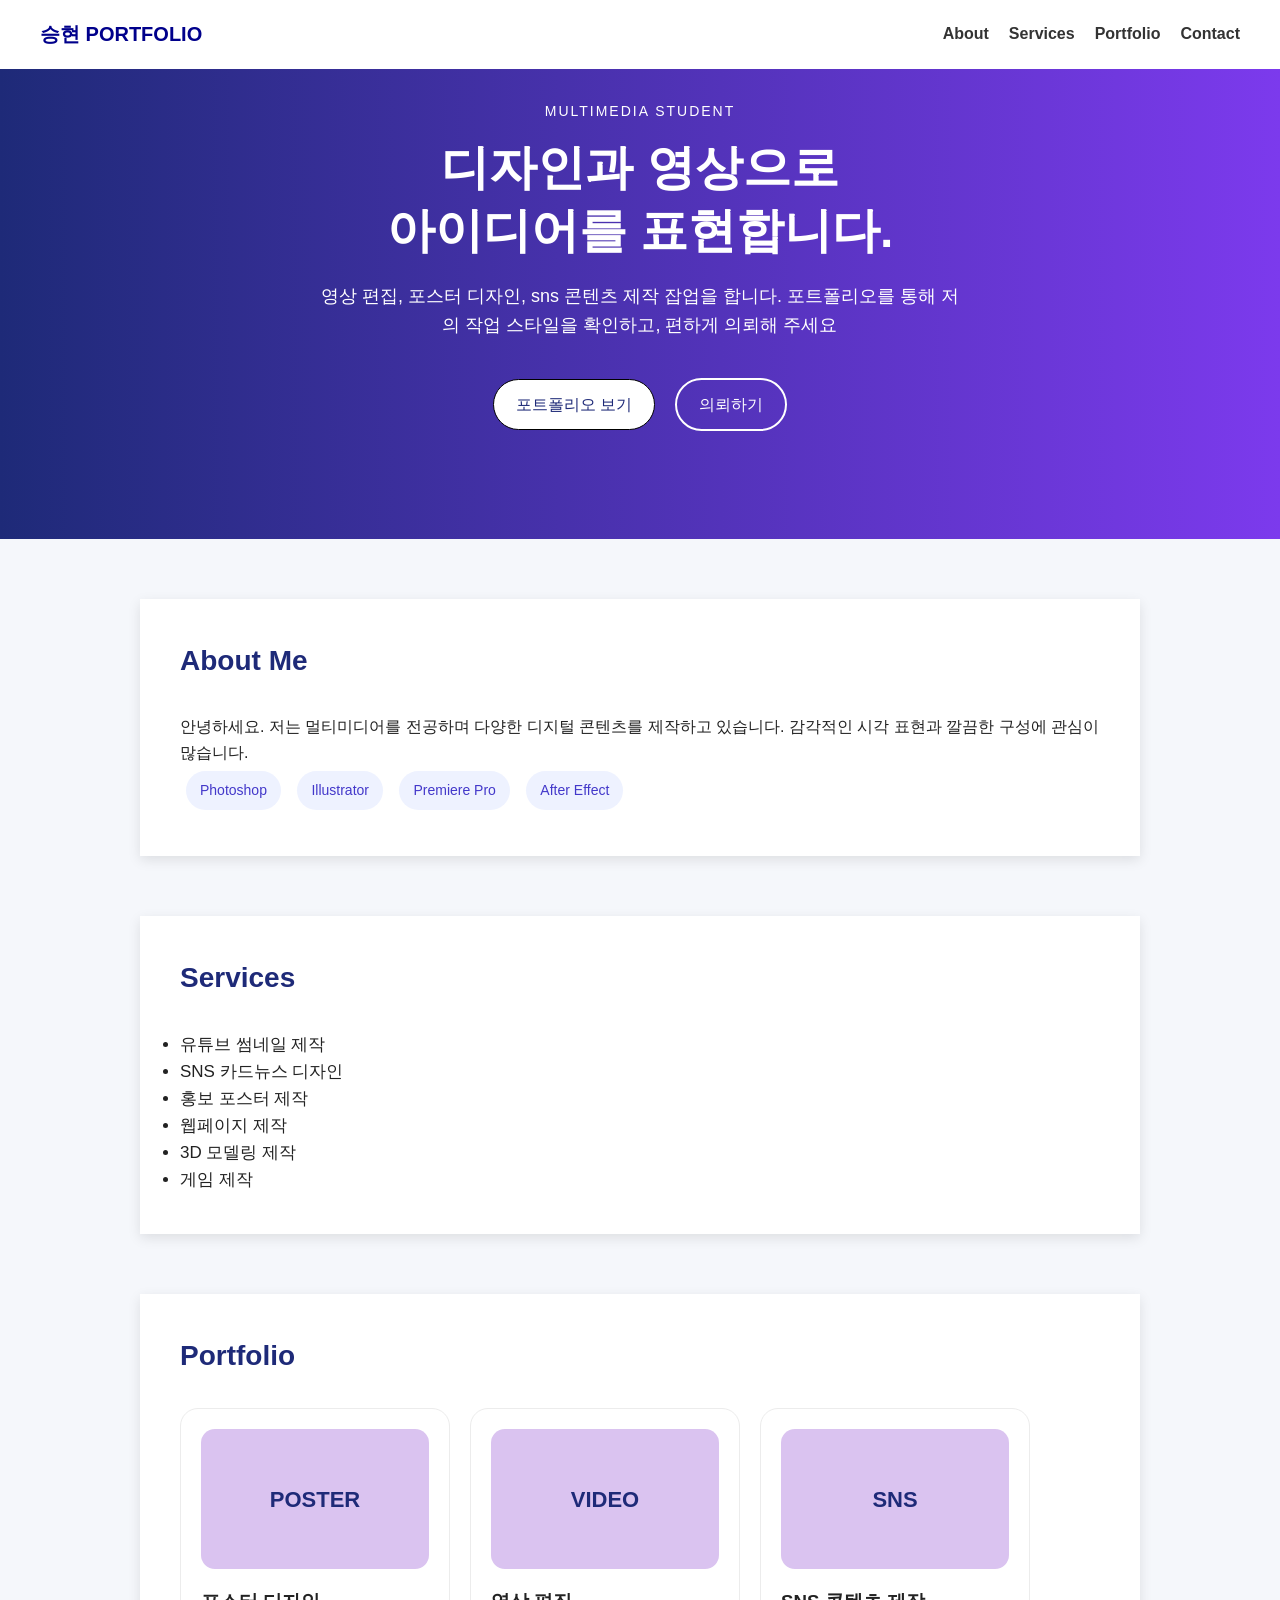
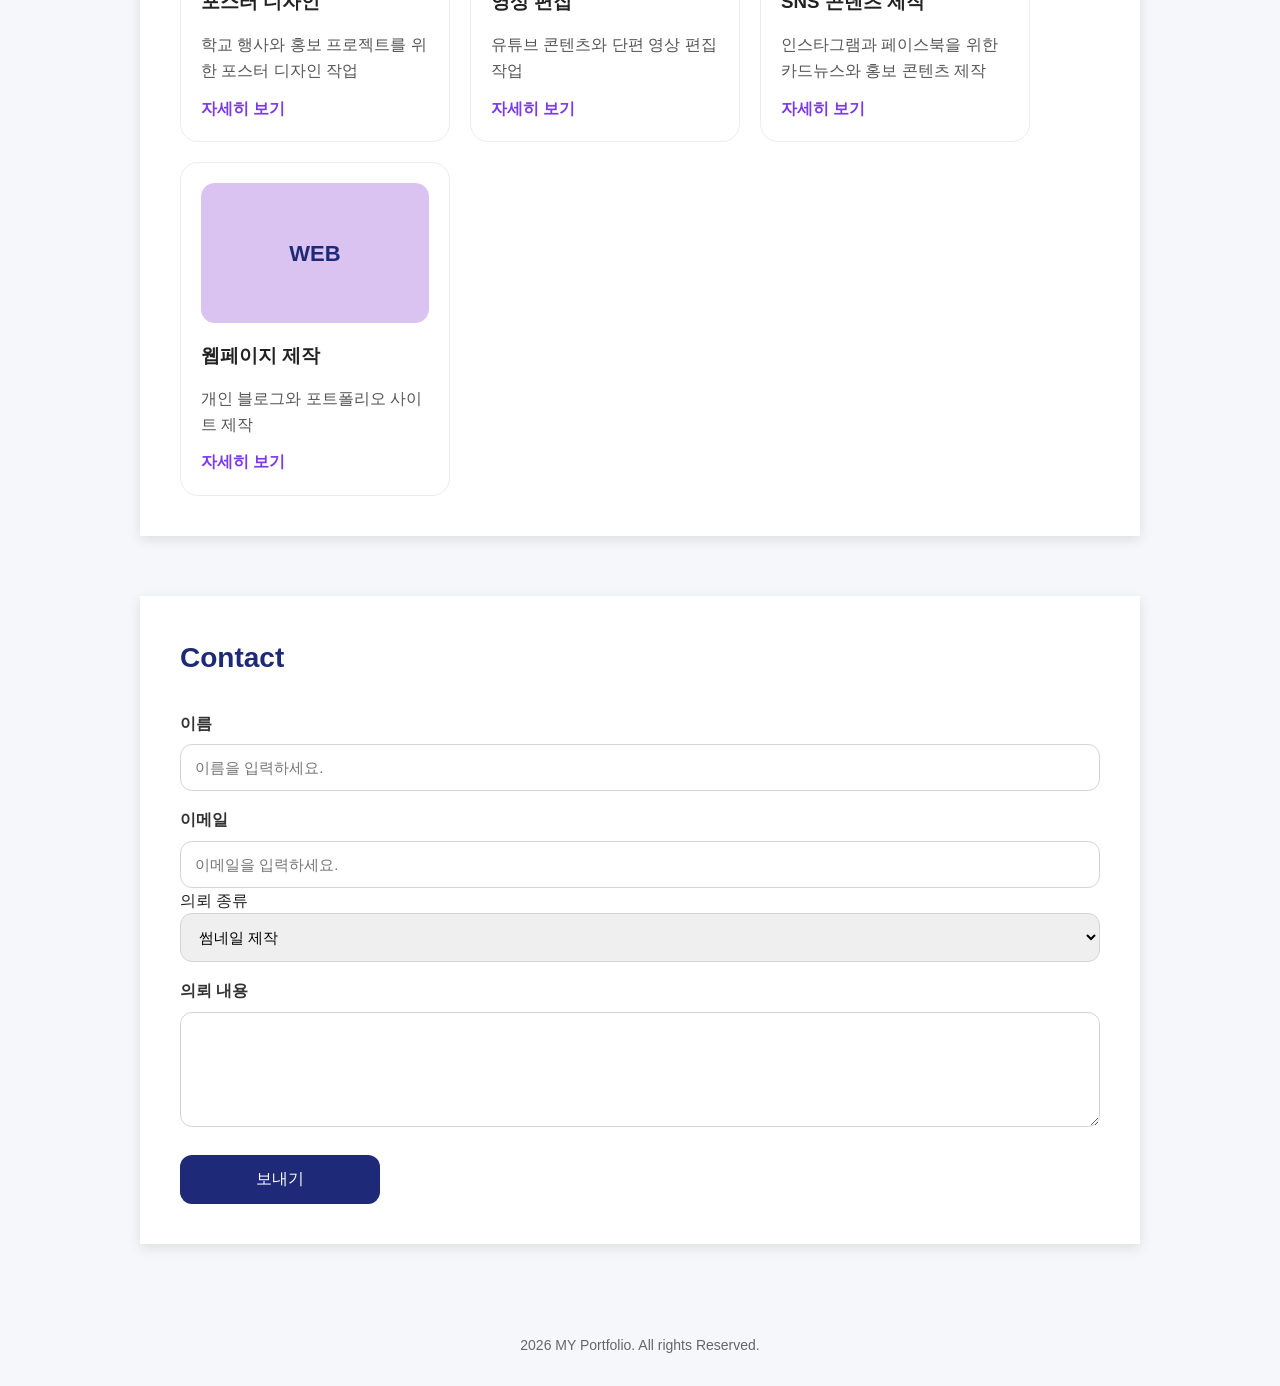
<file: index.html>
<!DOCTYPE html>
<html lang="en">
<head>
    <meta c lelharset="UTF-8">
    <meta name="viewport" content="width=device-width, initial-scale=1.0">
    <title>승현 portfolio</title>
    <link rel="stylesheet" href="style.css">
</head>

 
<body>
  <nav>
    <div class="logo"> 승현 PORTFOLIO</div>
    <ul>
       <li><a href="#about"> About </a></li>
       <li><a href="#service"> Services </a></li>
       <li><a href="#portfolio"> Portfolio </a></li>
       <li><a href="#contact"> Contact </a></li>
    </ul>
 </nav>

 <header class="hero">
    <div class="hero-text">
       <p class="small-title"> MULTIMEDIA STUDENT </p>
       <h1>디자인과 영상으로 <br> 아이디어를 표현합니다.</h1>
       <p class="hero-description"> 영상 편집, 포스터 디자인, sns 콘텐츠 제작 잡업을 합니다. 포트폴리오를 통해 저의 작업 스타일을 확인하고, 편하게 의뢰해 주세요 </p>
       
       <div class="hero-buttons">
        <a href="#" class="btn first">포트폴리오 보기</a>
        <a href="#" class="btn second">의뢰하기</a>
       </div>
       
    </div>
  </header>

  <section id="about"> 
   <h2> About Me</h2>
   <p> 안녕하세요. 저는 멀티미디어를 전공하며 다양한 디지털 콘텐츠를 제작하고 있습니다.
       감각적인 시각 표현과 깔끔한 구성에 관심이 많습니다.
   </p>

   <div class="skills">
    <span>Photoshop</span>
    <span>Illustrator</span>
    <span>Premiere Pro</span>
    <span>After Effect</span>
   </div>
  </section>

  <section id="service"> 
   <h2>Services</h2>
    <ul>
     <li>유튜브 썸네일 제작</li>
     <li>SNS 카드뉴스 디자인</li>
     <li>홍보 포스터 제작</li>
     <li>웹페이지 제작</li>
     <li>3D 모델링 제작</li>
     <li>게임 제작</li>
    </ul>
  </section>
  
  <section id="portfolio"> 
   <h2>Portfolio</h2>

   <div class="portfolio-grid">
    <div class="card">
      <div  class="card-image">POSTER</div>
      <h3>포스터 디자인</h3>
      <p>학교 행사와 홍보 프로젝트를 위한 포스터 디자인 작업</p>
      <a href="poster.html" target="_blank">자세히 보기</a>
    </div>
    
    <div class="card">
      <div class="card-image">VIDEO</div>
      <h3>영상 편집</h3>
      <p>유튜브 콘텐츠와 단편 영상 편집 작업</p>
      <a href="video.html" target="_blank">자세히 보기</a>
    </div>
    
    <div class="card">
      <div class="card-image">SNS</div>
      <h3>SNS 콘텐츠 제작</h3>
      <p>인스타그램과 페이스북을 위한 카드뉴스와 홍보 콘텐츠 제작</p>
      <a href="sns.html" target="_blank">자세히 보기</a>
    </div>

    <div class="card">
      <div  class="card-image">WEB</div>
      <h3>웹페이지 제작</h3>
      <p>개인 블로그와 포트폴리오 사이트 제작</p>
      <a href="web.html" target="_blank">자세히 보기</a>
    </div>
    

  </div>
  
</section>

  <section id="contact"> 
   <h2>Contact</h2>

   <form class="contact-form">
     <label for="name">이름</label>
     <input type="text" name="name" placeholder="이름을 입력하세요.">

     <label for="email">이메일</label>
     <input type="email" name="email" placeholder="이메일을 입력하세요."
   
     <label>의뢰 종류</label>
     <select name="type">
        <option>썸네일 제작</option>
        <option>포스터 디자인</option>
        <option>영상 편집</option>
        <option>웹페이지 제작</option>
     </select>

     <label for="message">의뢰 내용</label>
     <textarea name="message" placeholder="의뢰할 내용을 입력하세요." rows="5">
     </textarea>

     <input type="submit" value="보내기">
    </form>


  </section>

  <footer>
    <p> 2026 MY Portfolio. All rights Reserved. </p>
  </footer>


</body>
</html>
</file>
<file: style.css>
*{
    box-sizing: border-box;
    margin: 0;
    padding: 0;
    font-family: Arial, sans-serif;

}

body{
    background-color: #f5f7fb;
    color:#222;
    line-height: 1.6;
}


nav{
    background-color:#ffff;
    border-bottom:1px solid #ffff;
    padding: 18px 40px;
    display: flex;
    justify-content: space-between;
    align-items: center;
    position:fixed;
    width: 100%;
    top:0;
    left:0;
    z-index:1000;
}


nav ul{
    list-style: none;
    display: flex;
    justify-content: space-between;
    gap: 20px;
}

nav ul li a{
    text-decoration:none;
    color:#333;
    font-weight:bold;
}

nav ul li a:hover{
    color:#7c3aed;
}

.logo{
    font-size:20px;
    font-weight: bold;
    color:darkblue;
}

.hero{
    background:linear-gradient(to right,#1e2a78,#7c3aed);
    color:white;
    padding:100px 20px;
    text-align:center;
    animation: fadeUp 1s ease;
}

.small-title{
    font-size: 14px;
    letter-spacing: 2px;
    margin-bottom:15px;
}

.hero h1{
    font-size: 48px;
    margin-bottom:20px;
    line-height:1.3;
}

.hero-description{
    font-size:18px;
    width: 650px;
    margin: 0 auto 30px auto;

}

.btn{
    display: inline-block;
    padding: 12px 22px;
    border:1px solid black;
    border-radius: 30px;
    text-decoration: none;
    margin: 8px;
}

.first{
  background-color: white;
  color: #1e2a78;
}

first:hover{
    background-color: #f3f4f6;
}

.second{
   border: 2px solid white;
  color: white;
    
}

second:hover{
    background-color: white;
    color:#1e2a78;
}


section{
    background-color: white;
    width: 1000px;
    margin: 60px auto;
    padding:40px;
    box-shadow: rgba(0, 0, 0, 0.1) 0px 4px 12px;
    
}

section h2{
    font-size: 28px;
    margin-bottom: 30px;
    color:#1e2a78;
}

.skills span{
   display: inline-block;
   background-color: #eef2ff;
   padding:8px 14px;
   border-radius: 20px;
   margin:6px;
   font-size:14px;
   color:#4338ca;
}

#service ul{
    font-size: 17px;
}

footer{
    text-align:center;
    padding:30px 20px;
    color:#666;
    font-size: 14px;
}

.card{
    width:270px;
    border:1px solid #ececec;
    border-radius: 18px;
    padding:20px;
    transition: box-shadow 0.3s, transform 0.3s;

}

.card:hover{
    transform: translate(0,-8px);
    box-shadow: 0 10px 24px rgba(0,0,0,0.12);

}

.card h3{
    color:#222;
    margin-bottom:15px;
}

.card p{
    color:#555;
    margin-bottom:12px;
}

.card a{
    color:#7c3aed;
    text-decoration:none;
    font-weight: bold;
}

.card a:hover{
    text-decoration:underline;

}

.card-image{
    height:140px;
    background-color: rgb(218,195,240);
    border-radius: 14px;
    font-size:22px;
    font-weight:bold;
    color:#1e2a78;
    display:flex;
    justify-content: center;
    align-items: center;
    margin-bottom: 18px;
}

.portfolio-grid{
    display: flex;
    gap:20px;
    flex-wrap: wrap;

}

.contact-form label{
    display:block;
    margin-top:16px;
    margin-bottom: 8px;
    color:#333;
    font-weight: bold;
}

.contact-form input,
.contact-form select,
.contact-form textarea{
    width:100%;
    padding: 14px;
    border: 1px solid #d1d5db;
    border-radius: 12px;
    font-size:15px;
}

.contact-form input[type="submit"]{
    margin-top: 20px;
    background-color: #1e2a78;
    color:white;
    width:200px;
    font-size:16px;
    border: none;
    padding: 14px 24px;
    transition: background-color 0.3s, transform 0.3s;
}

.contact-form input[type="submit"]:hover{
    background-color: #7c3aed;
    transform: translate(0,-4px);
    
}

@keyframes fadeUp {
    from{
      opacity: 0;
      transform: translate(0,25px);

    }
    to{
      opacity: 1;
      transform: translate(0,0);

    }
}
</file>
